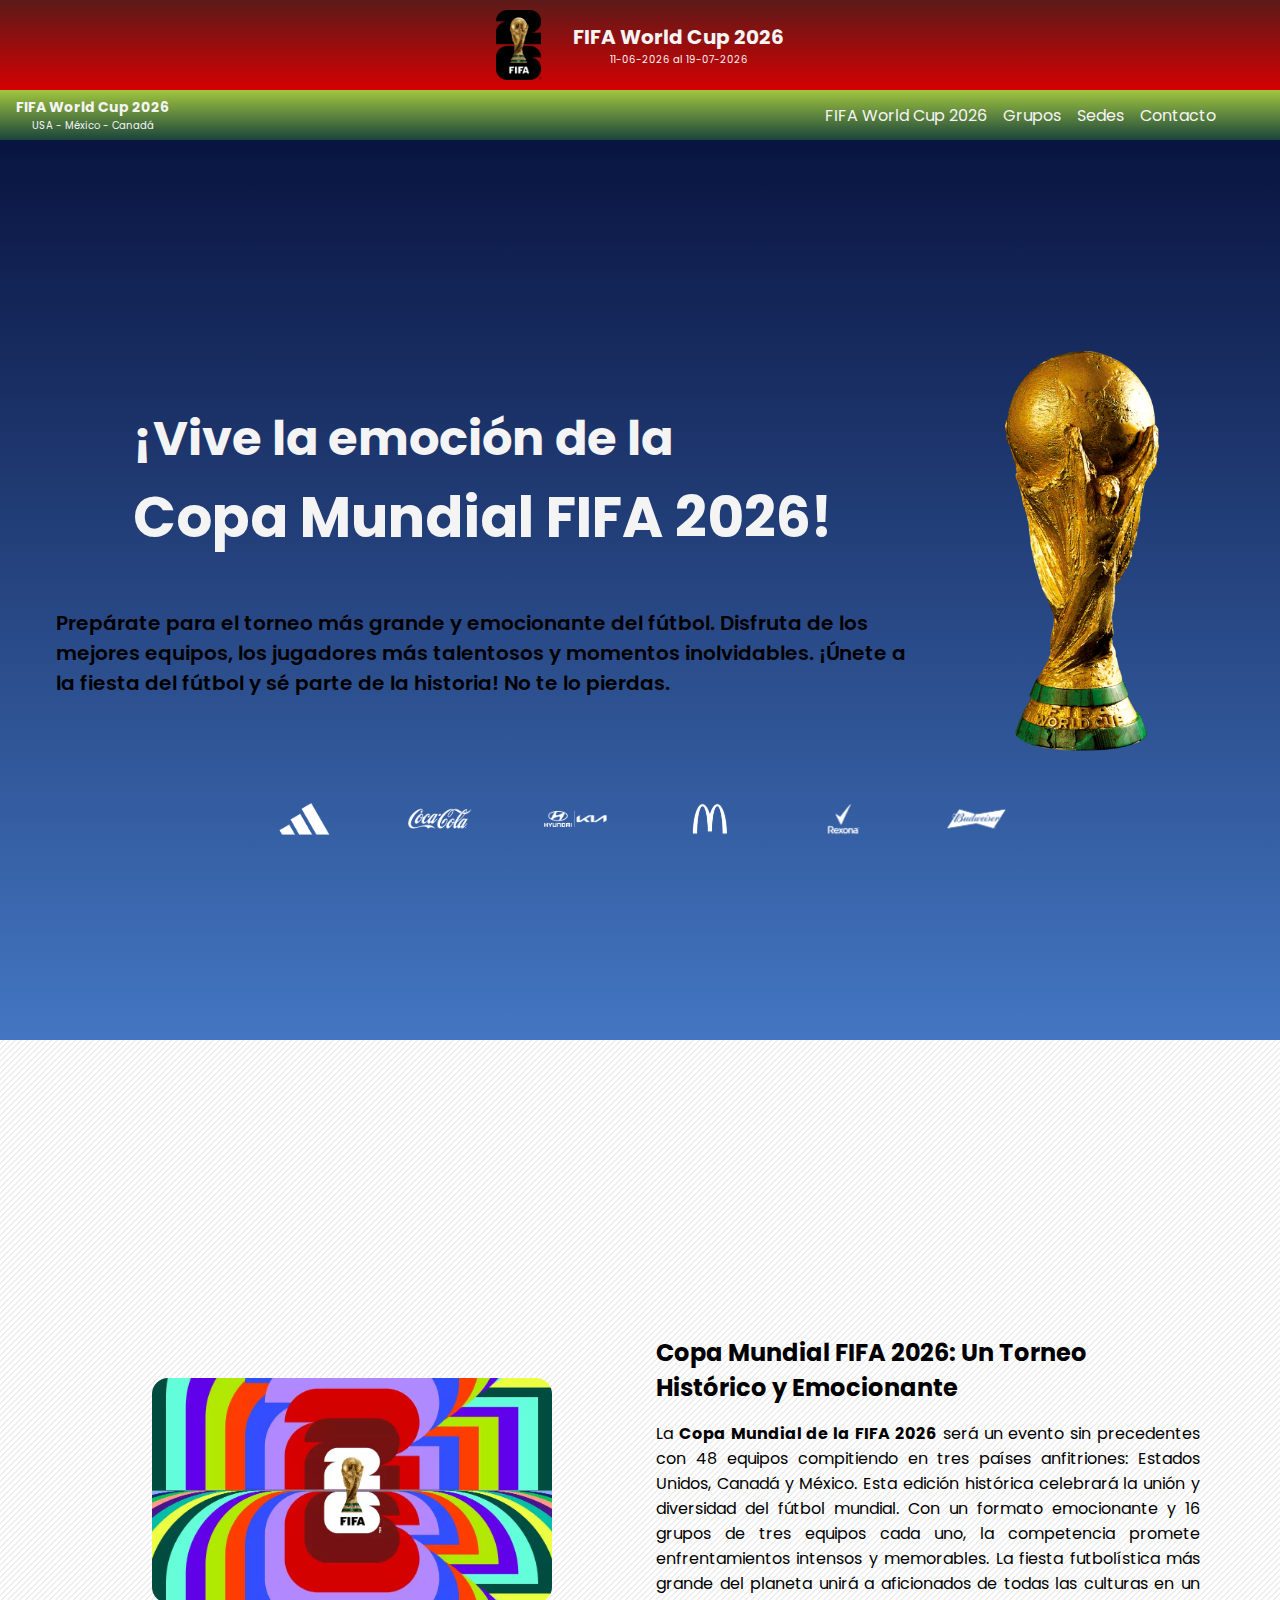
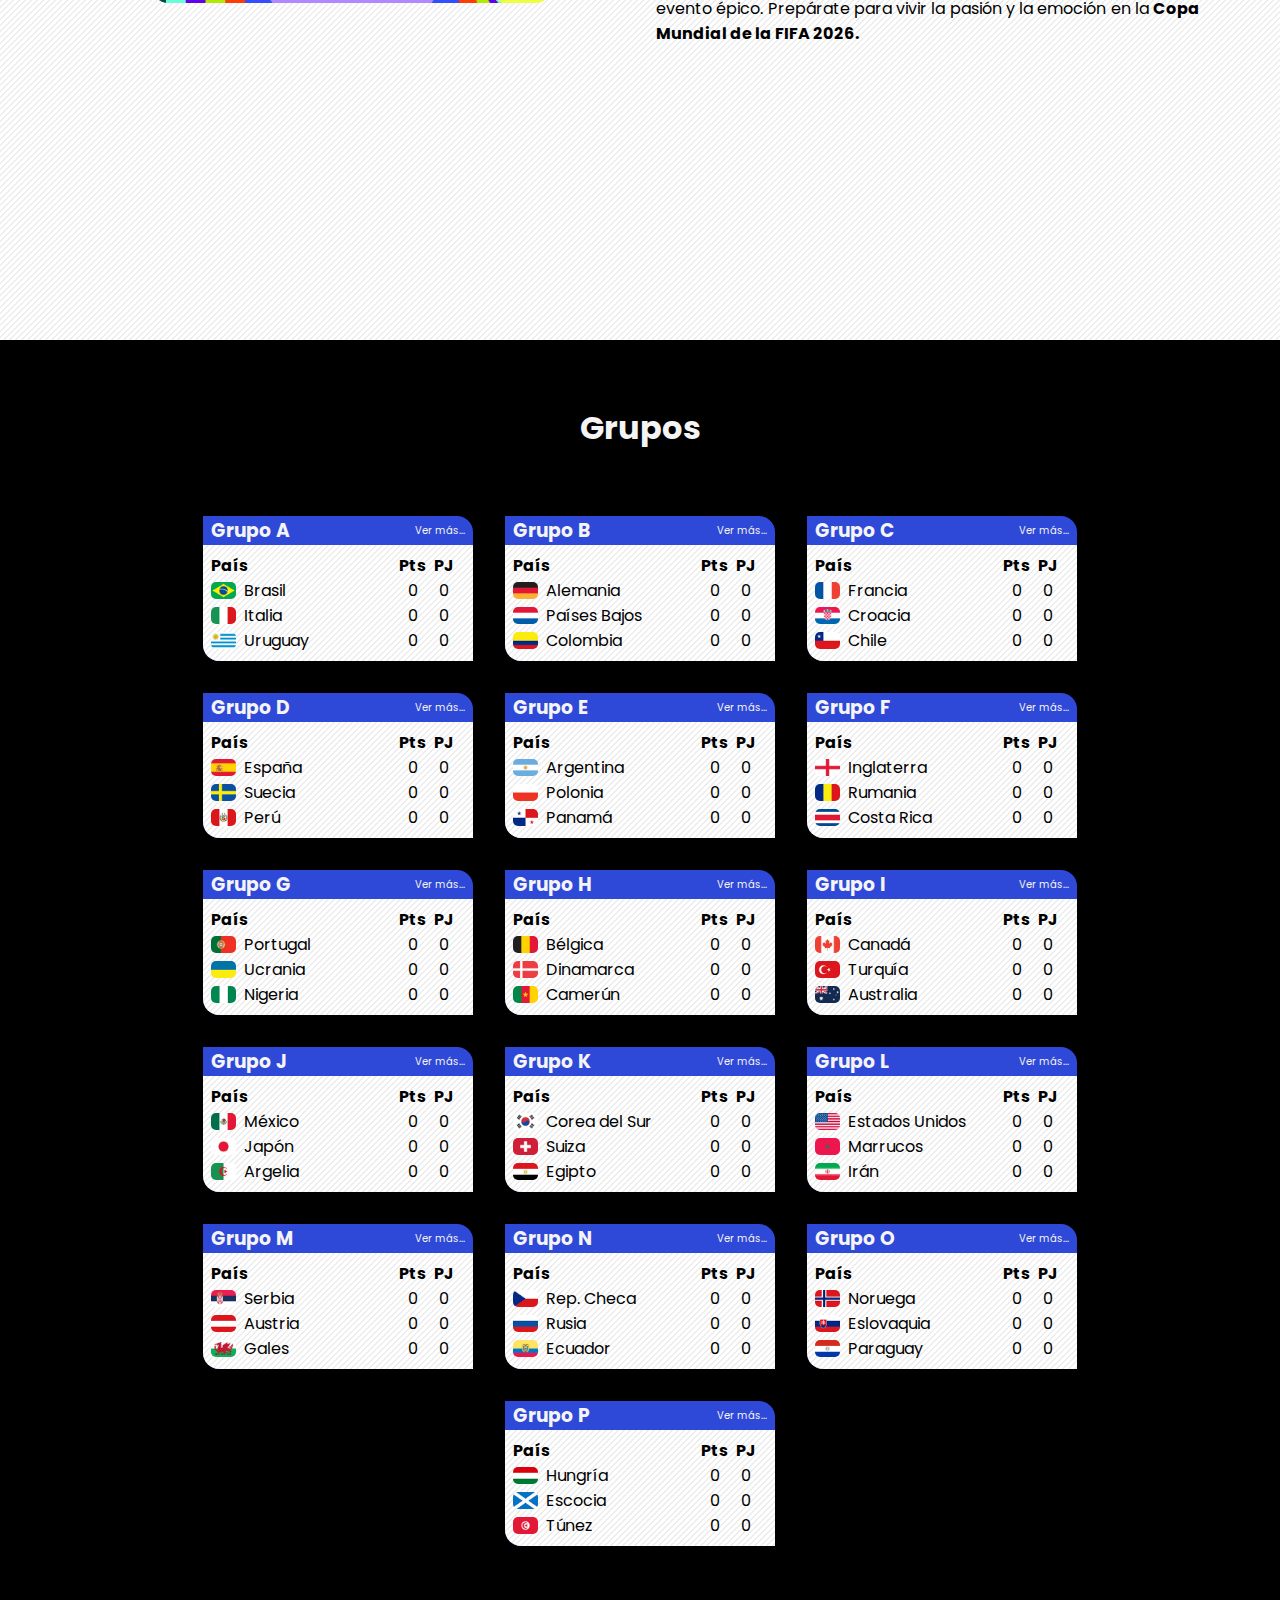
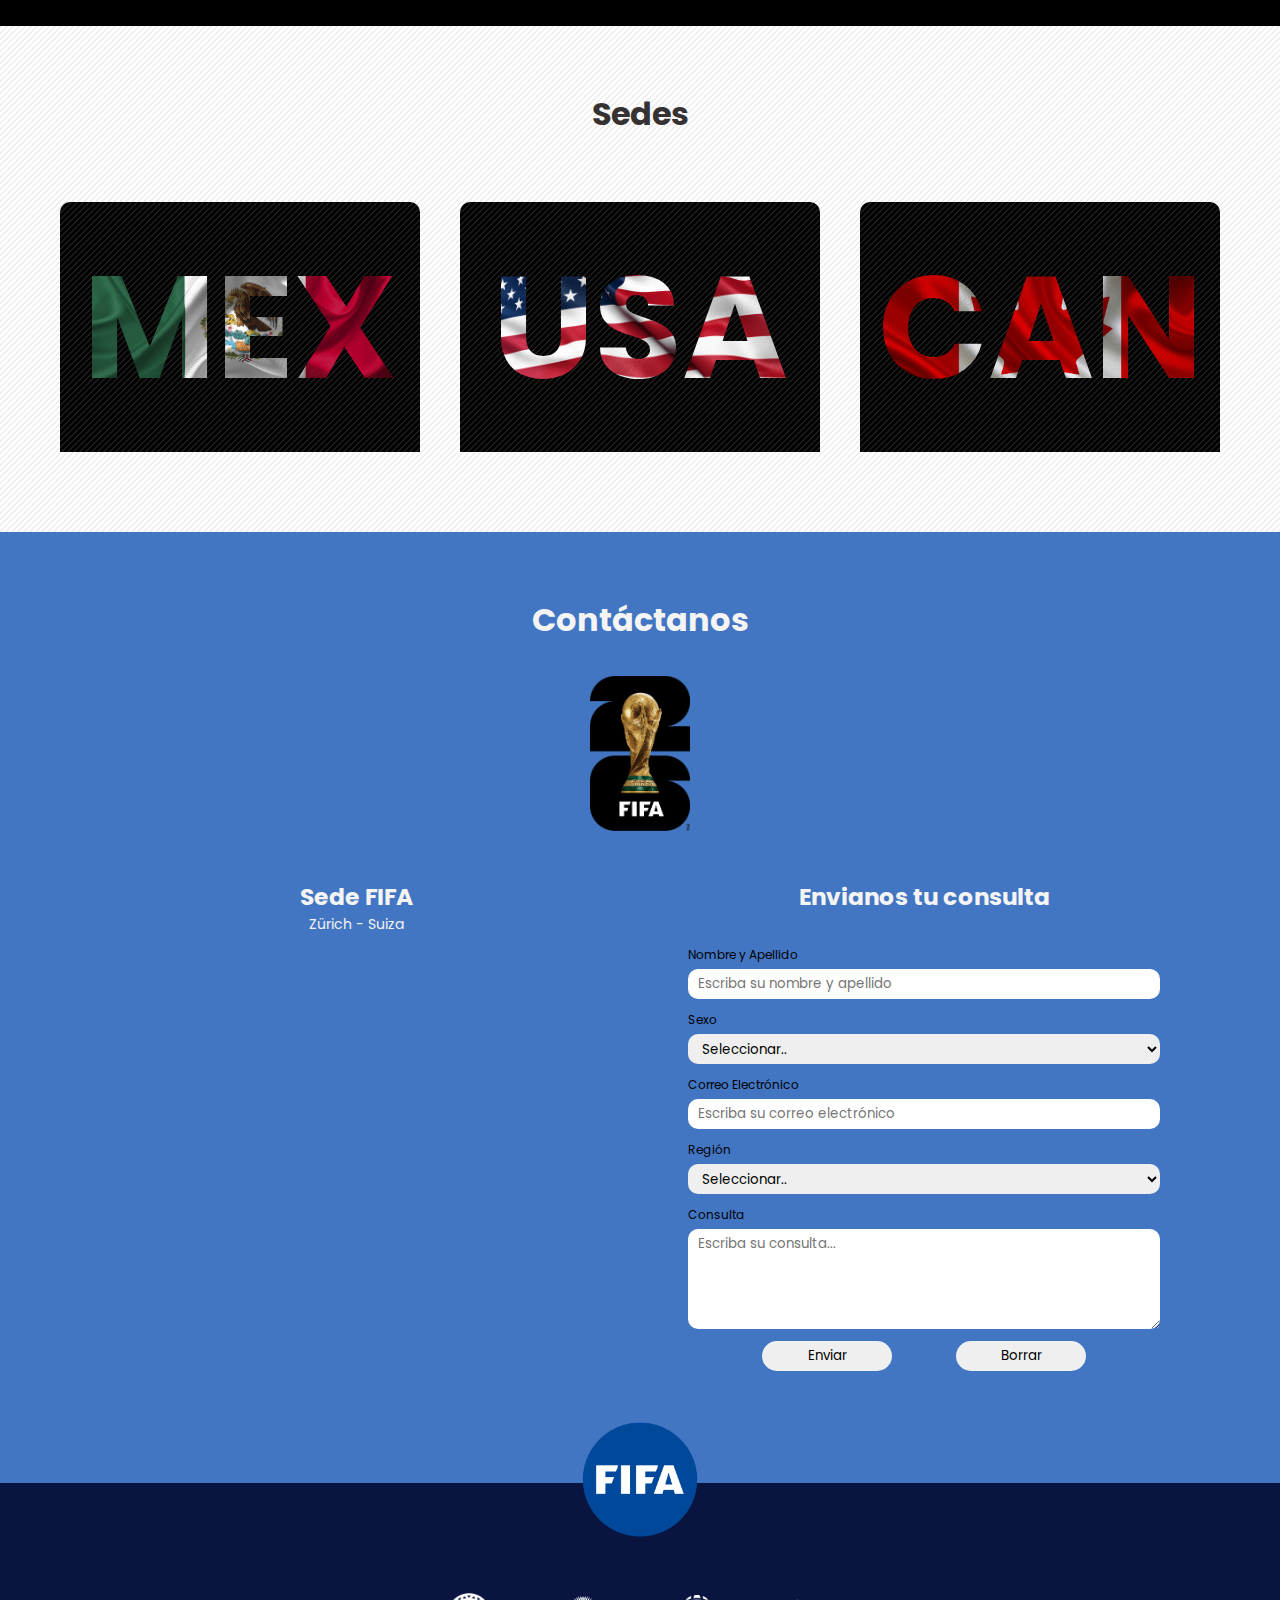
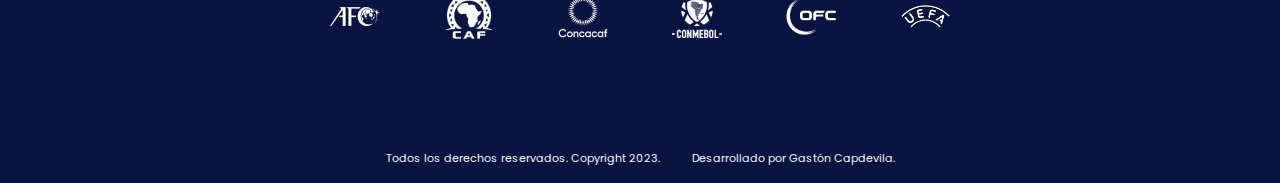
<file: index.html>
<!DOCTYPE html>
<html lang="en">
  <head>
    <meta charset="UTF-8" />
    <meta name="viewport" content="width=device-width, initial-scale=1.0" />
    <link
      rel="stylesheet"
      href="https://cdnjs.cloudflare.com/ajax/libs/font-awesome/6.4.0/css/all.min.css"
      integrity="sha512-iecdLmaskl7CVkqkXNQ/ZH/XLlvWZOJyj7Yy7tcenmpD1ypASozpmT/E0iPtmFIB46ZmdtAc9eNBvH0H/ZpiBw=="
      crossorigin="anonymous"
      referrerpolicy="no-referrer"
    />
    <link rel="icon" href="./img/title_icon.png">
    <link rel="stylesheet" href="./styles.css" />
    <link rel="stylesheet" href="./media.css" />
    <!-- <link rel="icon" href="./img/fifa-world-cup-2026-logo.png" /> -->
    <title>FIFA World Cup 2026</title>
  </head>
  <body>
    <!-- -------------------------------- HEADER ---------------------------- -->
    <header id="header-top">
      <img
        src="./img/fifa-world-cup-2026-logo.png"
        alt="logo"
        class="header-top__logo"
      />
      <div class="header-top__info">
        <h2>FIFA World Cup 2026</h2>
        <p>11-06-2026 al 19-07-2026</p>
      </div>
    </header>
    <nav class="navbar">
      <div class="navbar__title">
        <h2>FIFA World Cup 2026</h2>
        <p>USA - México - Canadá</p>
      </div>
     <div class="navbar__container">
        <label for="menu-icon" class="menu-label">
        <i class="fa-solid fa-bars"></i>
        </label>
        <input type="checkbox" id="menu-icon"/>
         <ul class="navbar__list">
           <li><a href="#about-us">FIFA World Cup 2026</a></li>
           <li><a href="#pool">Grupos</a></li>
           <li><a href="#host">Sedes</a></li>
           <li><a href="#contact-us">Contacto</a></li>
          </ul>
          <ul class="navbar__icon">
           <li><a href="#header-top"><i class="fa-solid fa-house"></i></a></li>
           <li><a href="login/login.html"><i class="fa-solid fa-user"></i></a></li>
          </ul>
      </div>
    </nav>

    <!-- -------------------------------- MAIN ---------------------------- -->
    <main class="main">
      <section id="hero">
        <div class="hero__container">
          <div class="container__info">
            <div class="container__info__mobile">
              <img src="./img/cup.png" alt="world-cup" class="container__cup-left">
              <h1>¡Vive la emoción de la <span>Copa Mundial FIFA 2026!</span></h1>
            </div>
            <p>
              Prepárate para el torneo más grande y emocionante del fútbol.
              Disfruta de los mejores equipos, los jugadores más talentosos y
              momentos inolvidables. ¡Únete a la fiesta del fútbol y sé parte de
              la historia! No te lo pierdas.
            </p>
          </div>
          <div class="container__pic">
            <img src="./img/cup.png" alt="word-cup" class="container__cup-right" />
          </div>
        </div>
        <div class="hero__sponsors">
          <a href="https://www.adidas.com" target="_blank"
            ><img src="./img/adidas.png" alt="adidas" class="sponsors__logo"
          /></a>
          <a href="https://www.cocacola.com" target="_blank"
            ><img src="./img/cocacola.png" alt="cocacola" class="sponsors__logo"
          /></a>
          <a href="https://www.hyundai.com/es.html" target="_blank"
            ><img src="./img/hyundai.png" alt="hyundai" class="sponsors__logo"
          /></a>
          <a href="https://www.mcdonalds.com" target="_blank"
            ><img
              src="./img/mcdonalds.png"
              alt="mcdonalds"
              class="sponsors__logo"
          /></a>
          <a href="https://www.rexona.com" target="_blank"
            ><img src="./img/rexona.png" alt="rexona" class="sponsors__logo"
          /></a>
          <a href="https://www.budweiser.com" target="_blank"
            ><img src="./img/bud.png" alt="budweiser" class="sponsors__logo"
          /></a>
        </div>
      </section>
      <section id="about-us">
        <div class="about-us__container">
          <div class="about-us__container__pride">
            <img
              src="./img/fifawc-pride.webp"
              alt="pride_logo"
              class="pride__logo"
            />
          </div>
          <div class="about-us__container__info">
            <h2>Copa Mundial FIFA 2026: Un Torneo Histórico y Emocionante</h2>
            <p>
              La <span>Copa Mundial de la FIFA 2026</span> será un evento sin precedentes con
              48 equipos compitiendo en tres países anfitriones: Estados Unidos,
              Canadá y México. Esta edición histórica celebrará la unión y
              diversidad del fútbol mundial. Con un formato emocionante y 16
              grupos de tres equipos cada uno, la competencia promete
              enfrentamientos intensos y memorables. La fiesta futbolística más
              grande del planeta unirá a aficionados de todas las culturas en un
              evento épico. Prepárate para vivir la pasión y la emoción en la
            <span>Copa Mundial de la FIFA 2026.</span>
            </p>
          </div>
        </div>
      </section>
      <section id="pool">
        <h2>Grupos</h2>
        <div class="pool__container">
          <div class="pool__container__card">
            <div class="pool__container__title">
              <h3>Grupo A</h3>
              <a href="#pool">Ver más...</a>
            </div>
            <div class="pool__container__data">
              <div class="data__team">
                <ul>
                  <li class="stats--top">País</li>
                  <li>
                    <img
                      src="./img/flags/BRA.png"
                      alt="Brazil-fg"
                      class="pool-flag"
                    />
                    Brasil
                  </li>
                  <li>
                    <img
                      src="./img/flags/ITA.png"
                      alt="italia-fg"
                      class="pool-flag"
                    />
                    Italia
                  </li>
                  <li>
                    <img
                      src="./img/flags/URU.png"
                      alt="uruguay-fg"
                      class="pool-flag"
                    />
                    Uruguay
                  </li>
                </ul>
              </div>
              <div class="data__stats">
                <div class="stats__point">
                  <ul>
                    <li class="stats--top">Pts</li>
                    <li>0</li>
                    <li>0</li>
                    <li>0</li>
                  </ul>
                </div>
                <div class="stats__play">
                  <ul>
                    <li class="stats--top">PJ</li>
                    <li>0</li>
                    <li>0</li>
                    <li>0</li>
                  </ul>
                </div>
              </div>
            </div>
          </div>
          <div class="pool__container__card">
            <div class="pool__container__title">
              <h3>Grupo B</h3>
              <a href="#pool">Ver más...</a>
            </div>
            <div class="pool__container__data">
              <div class="data__team">
                <ul>
                  <li class="stats--top">País</li>
                  <li>
                    <img
                      src="./img/flags/GER.png"
                      alt="Germany-fg"
                      class="pool-flag"
                    />
                    Alemania
                  </li>
                  <li>
                    <img
                      src="./img/flags/NED.png"
                      alt="Netherlands-fg"
                      class="pool-flag"
                    />
                    Países Bajos
                  </li>
                  <li>
                    <img
                      src="./img/flags/COL.png"
                      alt="colombia-fg"
                      class="pool-flag"
                    />
                    Colombia
                  </li>
                </ul>
              </div>
              <div class="data__stats">
                <div class="stats__point">
                  <ul>
                    <li class="stats--top">Pts</li>
                    <li>0</li>
                    <li>0</li>
                    <li>0</li>
                  </ul>
                </div>
                <div class="stats__play">
                  <ul>
                    <li class="stats--top">PJ</li>
                    <li>0</li>
                    <li>0</li>
                    <li>0</li>
                  </ul>
                </div>
              </div>
            </div>
          </div>
          <div class="pool__container__card">
            <div class="pool__container__title">
              <h3>Grupo C</h3>
              <a href="#pool">Ver más...</a>
            </div>
            <div class="pool__container__data">
              <div class="data__team">
                <ul>
                  <li class="stats--top">País</li>
                  <li>
                    <img
                      src="./img/flags/FRA.png"
                      alt="France-fg"
                      class="pool-flag"
                    />
                    Francia
                  </li>
                  <li>
                    <img
                      src="./img/flags/CRO.png"
                      alt="Croatia-fg"
                      class="pool-flag"
                    />
                    Croacia
                  </li>
                  <li>
                    <img
                      src="./img/flags/CHI.png"
                      alt="chile-fg"
                      class="pool-flag"
                    />
                    Chile
                  </li>
                </ul>
              </div>
              <div class="data__stats">
                <div class="stats__point">
                  <ul>
                    <li class="stats--top">Pts</li>
                    <li>0</li>
                    <li>0</li>
                    <li>0</li>
                  </ul>
                </div>
                <div class="stats__play">
                  <ul>
                    <li class="stats--top">PJ</li>
                    <li>0</li>
                    <li>0</li>
                    <li>0</li>
                  </ul>
                </div>
              </div>
            </div>
          </div>
          <div class="pool__container__card">
            <div class="pool__container__title">
              <h3>Grupo D</h3>
              <a href="#pool">Ver más...</a>
            </div>
            <div class="pool__container__data">
              <div class="data__team">
                <ul>
                  <li class="stats--top">País</li>
                  <li>
                    <img
                      src="./img/flags/ESP.png"
                      alt="Spain-fg"
                      class="pool-flag"
                    />
                    España
                  </li>
                  <li>
                    <img
                      src="./img/flags/SWE.png"
                      alt="Sweden-fg"
                      class="pool-flag"
                    />
                    Suecia
                  </li>
                  <li>
                    <img
                      src="./img/flags/PER.png"
                      alt="peru-fg"
                      class="pool-flag"
                    />
                    Perú
                  </li>
                </ul>
              </div>
              <div class="data__stats">
                <div class="stats__point">
                  <ul>
                    <li class="stats--top">Pts</li>
                    <li>0</li>
                    <li>0</li>
                    <li>0</li>
                  </ul>
                </div>
                <div class="stats__play">
                  <ul>
                    <li class="stats--top">PJ</li>
                    <li>0</li>
                    <li>0</li>
                    <li>0</li>
                  </ul>
                </div>
              </div>
            </div>
          </div>
          <div class="pool__container__card">
            <div class="pool__container__title">
              <h3>Grupo E</h3>
              <a href="#pool">Ver más...</a>
            </div>
            <div class="pool__container__data">
              <div class="data__team">
                <ul>
                  <li class="stats--top">País</li>
                  <li>
                    <img
                      src="./img/flags/ARG.png"
                      alt="Argentina-fg"
                      class="pool-flag"
                    />
                    Argentina
                  </li>
                  <li>
                    <img
                      src="./img/flags/POL.png"
                      alt="poland-fg"
                      class="pool-flag"
                    />
                    Polonia
                  </li>
                  <li>
                    <img
                      src="./img/flags/PAN.png"
                      alt="panama-fg"
                      class="pool-flag"
                    />
                    Panamá
                  </li>
                </ul>
              </div>
              <div class="data__stats">
                <div class="stats__point">
                  <ul>
                    <li class="stats--top">Pts</li>
                    <li>0</li>
                    <li>0</li>
                    <li>0</li>
                  </ul>
                </div>
                <div class="stats__play">
                  <ul>
                    <li class="stats--top">PJ</li>
                    <li>0</li>
                    <li>0</li>
                    <li>0</li>
                  </ul>
                </div>
              </div>
            </div>
          </div>
          <div class="pool__container__card">
            <div class="pool__container__title">
              <h3>Grupo F</h3>
              <a href="#pool">Ver más...</a>
            </div>
            <div class="pool__container__data">
              <div class="data__team">
                <ul>
                  <li class="stats--top">País</li>
                  <li>
                    <img
                      src="./img/flags/ENG.png"
                      alt="england-fg"
                      class="pool-flag"
                    />
                    Inglaterra
                  </li>
                  <li>
                    <img
                      src="./img/flags/ROU.png"
                      alt="romania-fg"
                      class="pool-flag"
                    />
                    Rumania
                  </li>
                  <li>
                    <img
                      src="./img/flags/CRC.png"
                      alt="costa-rica-fg"
                      class="pool-flag"
                    />
                    Costa Rica
                  </li>
                </ul>
              </div>
              <div class="data__stats">
                <div class="stats__point">
                  <ul>
                    <li class="stats--top">Pts</li>
                    <li>0</li>
                    <li>0</li>
                    <li>0</li>
                  </ul>
                </div>
                <div class="stats__play">
                  <ul>
                    <li class="stats--top">PJ</li>
                    <li>0</li>
                    <li>0</li>
                    <li>0</li>
                  </ul>
                </div>
              </div>
            </div>
          </div>
          <div class="pool__container__card">
            <div class="pool__container__title">
              <h3>Grupo G</h3>
              <a href="#pool">Ver más...</a>
            </div>
            <div class="pool__container__data">
              <div class="data__team">
                <ul>
                  <li class="stats--top">País</li>
                  <li>
                    <img
                      src="./img/flags/POR.png"
                      alt="portugal-fg"
                      class="pool-flag"
                    />
                    Portugal
                  </li>
                  <li>
                    <img
                      src="./img/flags/UKR.png"
                      alt="ukraine-fg"
                      class="pool-flag"
                    />
                    Ucrania
                  </li>
                  <li>
                    <img
                      src="./img/flags/NGA.png"
                      alt="nigeria-fg"
                      class="pool-flag"
                    />
                    Nigeria
                  </li>
                </ul>
              </div>
              <div class="data__stats">
                <div class="stats__point">
                  <ul>
                    <li class="stats--top">Pts</li>
                    <li>0</li>
                    <li>0</li>
                    <li>0</li>
                  </ul>
                </div>
                <div class="stats__play">
                  <ul>
                    <li class="stats--top">PJ</li>
                    <li>0</li>
                    <li>0</li>
                    <li>0</li>
                  </ul>
                </div>
              </div>
            </div>
          </div>
          <div class="pool__container__card">
            <div class="pool__container__title">
              <h3>Grupo H</h3>
              <a href="#pool">Ver más...</a>
            </div>
            <div class="pool__container__data">
              <div class="data__team">
                <ul>
                  <li class="stats--top">País</li>
                  <li>
                    <img
                      src="./img/flags/BEL.png"
                      alt="belgium-fg"
                      class="pool-flag"
                    />
                    Bélgica
                  </li>
                  <li>
                    <img
                      src="./img/flags/DEN.png"
                      alt="denmark-fg"
                      class="pool-flag"
                    />
                    Dinamarca
                  </li>
                  <li>
                    <img
                      src="./img/flags/CMR.png"
                      alt="cameroon-fg"
                      class="pool-flag"
                    />
                    Camerún
                  </li>
                </ul>
              </div>
              <div class="data__stats">
                <div class="stats__point">
                  <ul>
                    <li class="stats--top">Pts</li>
                    <li>0</li>
                    <li>0</li>
                    <li>0</li>
                  </ul>
                </div>
                <div class="stats__play">
                  <ul>
                    <li class="stats--top">PJ</li>
                    <li>0</li>
                    <li>0</li>
                    <li>0</li>
                  </ul>
                </div>
              </div>
            </div>
          </div>
          <div class="pool__container__card">
            <div class="pool__container__title">
              <h3>Grupo I</h3>
              <a href="#pool">Ver más...</a>
            </div>
            <div class="pool__container__data">
              <div class="data__team">
                <ul>
                  <li class="stats--top">País</li>
                  <li>
                    <img
                      src="./img/flags/CAN.png"
                      alt="canada-fg"
                      class="pool-flag"
                    />
                    Canadá
                  </li>
                  <li>
                    <img
                      src="./img/flags/TUR.png"
                      alt="turkey-fg"
                      class="pool-flag"
                    />
                    Turquía
                  </li>
                  <li>
                    <img
                      src="./img/flags/AUS.png"
                      alt="Australia-fg"
                      class="pool-flag"
                    />
                    Australia
                  </li>
                </ul>
              </div>
              <div class="data__stats">
                <div class="stats__point">
                  <ul>
                    <li class="stats--top">Pts</li>
                    <li>0</li>
                    <li>0</li>
                    <li>0</li>
                  </ul>
                </div>
                <div class="stats__play">
                  <ul>
                    <li class="stats--top">PJ</li>
                    <li>0</li>
                    <li>0</li>
                    <li>0</li>
                  </ul>
                </div>
              </div>
            </div>
          </div>
          <div class="pool__container__card">
            <div class="pool__container__title">
              <h3>Grupo J</h3>
              <a href="#pool">Ver más...</a>
            </div>
            <div class="pool__container__data">
              <div class="data__team">
                <ul>
                  <li class="stats--top">País</li>
                  <li>
                    <img
                      src="./img/flags/MEX.png"
                      alt="mexico-fg"
                      class="pool-flag"
                    />
                    México
                  </li>
                  <li>
                    <img
                      src="./img/flags/JPN.png"
                      alt="japan-fg"
                      class="pool-flag"
                    />
                    Japón
                  </li>
                  <li>
                    <img
                      src="./img/flags/ALG.png"
                      alt="algeria-fg"
                      class="pool-flag"
                    />
                    Argelia
                  </li>
                </ul>
              </div>
              <div class="data__stats">
                <div class="stats__point">
                  <ul>
                    <li class="stats--top">Pts</li>
                    <li>0</li>
                    <li>0</li>
                    <li>0</li>
                  </ul>
                </div>
                <div class="stats__play">
                  <ul>
                    <li class="stats--top">PJ</li>
                    <li>0</li>
                    <li>0</li>
                    <li>0</li>
                  </ul>
                </div>
              </div>
            </div>
          </div>
          <div class="pool__container__card">
            <div class="pool__container__title">
              <h3>Grupo K</h3>
              <a href="#pool">Ver más...</a>
            </div>
            <div class="pool__container__data">
              <div class="data__team">
                <ul>
                  <li class="stats--top">País</li>
                  <li>
                    <img
                      src="./img/flags/KOR.png"
                      alt="south-korea-fg"
                      class="pool-flag"
                    />
                    Corea del Sur
                  </li>
                  <li>
                    <img
                      src="./img/flags/SUI.png"
                      alt="swiss-fg"
                      class="pool-flag"
                    />
                    Suiza
                  </li>
                  <li>
                    <img
                      src="./img/flags/EGY.png"
                      alt="egypt-fg"
                      class="pool-flag"
                    />
                    Egipto
                  </li>
                </ul>
              </div>
              <div class="data__stats">
                <div class="stats__point">
                  <ul>
                    <li class="stats--top">Pts</li>
                    <li>0</li>
                    <li>0</li>
                    <li>0</li>
                  </ul>
                </div>
                <div class="stats__play">
                  <ul>
                    <li class="stats--top">PJ</li>
                    <li>0</li>
                    <li>0</li>
                    <li>0</li>
                  </ul>
                </div>
              </div>
            </div>
          </div>
          <div class="pool__container__card">
            <div class="pool__container__title">
              <h3>Grupo L</h3>
              <a href="#pool">Ver más...</a>
            </div>
            <div class="pool__container__data">
              <div class="data__team">
                <ul>
                  <li class="stats--top">País</li>
                  <li>
                    <img
                      src="./img/flags/USA.png"
                      alt="usa-fg"
                      class="pool-flag"
                    />
                    Estados Unidos
                  </li>
                  <li>
                    <img
                      src="./img/flags/MAR.png"
                      alt="marocco-fg"
                      class="pool-flag"
                    />
                    Marrucos
                  </li>
                  <li>
                    <img
                      src="./img/flags/IRN.png"
                      alt="iran-fg"
                      class="pool-flag"
                    />
                    Irán
                  </li>
                </ul>
              </div>
              <div class="data__stats">
                <div class="stats__point">
                  <ul>
                    <li class="stats--top">Pts</li>
                    <li>0</li>
                    <li>0</li>
                    <li>0</li>
                  </ul>
                </div>
                <div class="stats__play">
                  <ul>
                    <li class="stats--top">PJ</li>
                    <li>0</li>
                    <li>0</li>
                    <li>0</li>
                  </ul>
                </div>
              </div>
            </div>
          </div>
          <div class="pool__container__card">
            <div class="pool__container__title">
              <h3>Grupo M</h3>
              <a href="#pool">Ver más...</a>
            </div>
            <div class="pool__container__data">
              <div class="data__team">
                <ul>
                  <li class="stats--top">País</li>
                  <li>
                    <img
                      src="./img/flags/SRB.png"
                      alt="serbia-fg"
                      class="pool-flag"
                    />
                    Serbia
                  </li>
                  <li>
                    <img
                      src="./img/flags/AUT.png"
                      alt="austria-fg"
                      class="pool-flag"
                    />
                    Austria
                  </li>
                  <li>
                    <img
                      src="./img/flags/WAL.png"
                      alt="wales-fg"
                      class="pool-flag"
                    />
                    Gales
                  </li>
                </ul>
              </div>
              <div class="data__stats">
                <div class="stats__point">
                  <ul>
                    <li class="stats--top">Pts</li>
                    <li>0</li>
                    <li>0</li>
                    <li>0</li>
                  </ul>
                </div>
                <div class="stats__play">
                  <ul>
                    <li class="stats--top">PJ</li>
                    <li>0</li>
                    <li>0</li>
                    <li>0</li>
                  </ul>
                </div>
              </div>
            </div>
          </div>
          <div class="pool__container__card">
            <div class="pool__container__title">
              <h3>Grupo N</h3>
              <a href="#pool">Ver más...</a>
            </div>
            <div class="pool__container__data">
              <div class="data__team">
                <ul>
                  <li class="stats--top">País</li>
                  <li>
                    <img
                      src="./img/flags/CZE.png"
                      alt="czech-fg"
                      class="pool-flag"
                    />
                    Rep. Checa
                  </li>
                  <li>
                    <img
                      src="./img/flags/RUS.png"
                      alt="russia-fg"
                      class="pool-flag"
                    />
                    Rusia
                  </li>
                  <li>
                    <img
                      src="./img/flags/ECU.png"
                      alt="ecuador-fg"
                      class="pool-flag"
                    />
                    Ecuador
                  </li>
                </ul>
              </div>
              <div class="data__stats">
                <div class="stats__point">
                  <ul>
                    <li class="stats--top">Pts</li>
                    <li>0</li>
                    <li>0</li>
                    <li>0</li>
                  </ul>
                </div>
                <div class="stats__play">
                  <ul>
                    <li class="stats--top">PJ</li>
                    <li>0</li>
                    <li>0</li>
                    <li>0</li>
                  </ul>
                </div>
              </div>
            </div>
          </div>
          <div class="pool__container__card">
            <div class="pool__container__title">
              <h3>Grupo O</h3>
              <a href="#pool">Ver más...</a>
            </div>
            <div class="pool__container__data">
              <div class="data__team">
                <ul>
                  <li class="stats--top">País</li>
                  <li>
                    <img
                      src="./img/flags/NOR.png"
                      alt="norway-fg"
                      class="pool-flag"
                    />
                    Noruega
                  </li>
                  <li>
                    <img
                      src="./img/flags/SVK.png"
                      alt="slovakia-fg"
                      class="pool-flag"
                    />
                    Eslovaquia
                  </li>
                  <li>
                    <img
                      src="./img/flags/PAR.png"
                      alt="paraguay-fg"
                      class="pool-flag"
                    />
                    Paraguay
                  </li>
                </ul>
              </div>
              <div class="data__stats">
                <div class="stats__point">
                  <ul>
                    <li class="stats--top">Pts</li>
                    <li>0</li>
                    <li>0</li>
                    <li>0</li>
                  </ul>
                </div>
                <div class="stats__play">
                  <ul>
                    <li class="stats--top">PJ</li>
                    <li>0</li>
                    <li>0</li>
                    <li>0</li>
                  </ul>
                </div>
              </div>
            </div>
          </div>
          <div class="pool__container__card">
            <div class="pool__container__title">
              <h3>Grupo P</h3>
              <a href="#pool">Ver más...</a>
            </div>
            <div class="pool__container__data">
              <div class="data__team">
                <ul>
                  <li class="stats--top">País</li>
                  <li>
                    <img
                      src="./img/flags/HUN.png"
                      alt="hungary-fg"
                      class="pool-flag"
                    />
                    Hungría
                  </li>
                  <li>
                    <img
                      src="./img/flags/SCO.png"
                      alt="scotland-fg"
                      class="pool-flag"
                    />
                    Escocia
                  </li>
                  <li>
                    <img
                      src="./img/flags/TUN.png"
                      alt="tunisia-fg"
                      class="pool-flag"
                    />
                    Túnez
                  </li>
                </ul>
              </div>
              <div class="data__stats">
                <div class="stats__point">
                  <ul>
                    <li class="stats--top">Pts</li>
                    <li>0</li>
                    <li>0</li>
                    <li>0</li>
                  </ul>
                </div>
                <div class="stats__play">
                  <ul>
                    <li class="stats--top">PJ</li>
                    <li>0</li>
                    <li>0</li>
                    <li>0</li>
                  </ul>
                </div>
              </div>
            </div>
          </div>
        </div>
      </section>

      <section id="host">
        <h2>Sedes</h2>
        <div class="host__container">
          <div class="host__container__card">
            <div class="host__card__name">
              <label for="card__check__mex" class="card__label">
                <h3 class="mex-flag">MEX</h3>
              </label>
            </div>
            <input type="checkbox" id="card__check__mex" />
            <ul class="host__card__info">
              <li class="info__items">
                <h4>Capital</h4>
                <ul class="info__items__list">
                  <li>Ciudad de México</li>
                </ul>
              </li>
              <li class="info__items">
                <h4>Ciudades Anfitrionas</h4>
                <ul class="info__items__list">
                  <li>Guadalajara</li>
                  <li>Ciudad de México</li>
                  <li>Monterrey</li>
                </ul>
              </li>
              <li class="info__items">
                <h4>Estadios más grandes</h4>
                <ul class="info__items__list">
                  <li>Azteca: 84.523</li>
                  <li>BBVA: 51.348</li>
                  <li>Akron: 46.232</li>
                </ul>
              </li>
              <li class="info__items">
                <h4>Partidos a disputarse</h4>
                <ul class="info__items__list">
                  <li>10 partidos</li>
                </ul>
              </li>
              <li class="info__items">
                <h4>Partido más importante</h4>
                <ul class="info__items__list">
                  <li>Inaugural</li>
                </ul>
              </li>
            </ul>
          </div>
          <div class="host__container__card">
            <div class="host__card__name">
              <label for="card__check__usa" class="card__label">
                <h3 class="usa-flag">USA</h3>
              </label>
            </div>
            <input type="checkbox" id="card__check__usa" />
            <ul class="host__card__info">
              <li class="info__items">
                <h4>Capital</h4>
                <ul class="info__items__list">
                  <li>Whashington D.C.</li>
                </ul>
              </li>
              <li class="info__items">
                <h4>Ciudades Anfitrionas</h4>
                <ul class="info__items__list">
                  <li>New York / New Jersey</li>
                  <li>Los Angeles</li>
                  <li>Dallas</li>
                  <li>Kansas City</li>
                  <li>Houston</li>
                  <li>Georgia</li>
                  <li>Boston</li>
                  <li>Philadephia</li>
                  <li>Miami</li>
                  <li>Seattle</li>
                  <li>San Francisco</li>
                </ul>
              </li>
              <li class="info__items">
                <h4>Estadios más grandes</h4>
                <ul class="info__items__list">
                  <li>MetLife Stadium: 82.500</li>
                  <li>AT&T Stadium: 80.000</li>
                  <li>Arrowhead Stadium: 76.416</li>
                </ul>
              </li>
              <li class="info__items">
                <h4>Partidos a disputarse</h4>
                <ul class="info__items__list">
                  <li>60 partidos</li>
                </ul>
              </li>
              <li class="info__items">
                <h4>Partido más importante</h4>
                <ul class="info__items__list">
                  <li>Final</li>
                </ul>
              </li>
            </ul>
          </div>
          <div class="host__container__card">
            <div class="host__card__name">
                <label for="card__check__can" class="card__label">
                <h3 class="can-flag">CAN</h3>
              </div>
            </label>
            <input type="checkbox" id="card__check__can" />
            <ul class="host__card__info">
              <li class="info__items">
                <h4>Capital</h4>
                <ul class="info__items__list">
                  <li>Ottawa</li>
                </ul>
              </li>
              <li class="info__items">
                <h4>Ciudades Anfitrionas</h4>
                <ul class="info__items__list">
                  <li>Vancouver</li>
                  <li>Toronto</li>
                </ul>
              </li>
              <li class="info__items">
                <h4>Estadios más grandes</h4>
                <ul class="info__items__list">
                  <li>BC Place: 54.500</li>
                  <li>BMO Field: 30.000</li>
                </ul>
              </li>
              <li class="info__items">
                <h4>Partidos a disputarse</h4>
                <ul class="info__items__list">
                  <li>10 partidos</li>
                </ul>
              </li>
              <li class="info__items">
                <h4>Partido más importante</h4>
                <ul class="info__items__list">
                  <li>Tercer Puesto</li>
                </ul>
              </li>
            </ul>
          </div>
        </div>
      </section>
      <section id="contact-us">
        <h2>Contáctanos</h2>
        <div class="contact-us__container">
          <img src="./img/fifa-world-cup-2026-logo.png" alt="logo-fifa" />
          <div class="container__location">
            <div class="location__main">
              <div class="main__title">
                <h3>Sede FIFA</h3>
                <p>Zürich - Suiza</p>
              </div>
              <div class="main__map">
                <iframe
                  src="https://www.google.com/maps/embed?pb=!1m18!1m12!1m3!1d2701.564671467406!2d8.571975275439597!3d47.381414403501886!2m3!1f0!2f0!3f0!3m2!1i1024!2i768!4f13.1!3m3!1m2!1s0x47900a081a3f7131%3A0x616dac8153f4ea34!2sF%C3%A9d%C3%A9ration%20Internationale%20de%20Football%20Association!5e0!3m2!1ses-419!2sar!4v1691346305764!5m2!1ses-419!2sar"
                  width="400"
                  height="300"
                  style="border: 0"
                  allowfullscreen=""
                  loading="lazy"
                  referrerpolicy="no-referrer-when-downgrade"
                ></iframe>
              </div>
            </div>
            <div class="location__contact">
              <div class="contact__title">
                <h3>Envianos tu consulta</h3>
              </div>
              <form class="contact__form">
                <div class="form__name">
                  <label for="name">Nombre y Apellido</label>
                  <input
                    type="text"
                    id="name"
                    placeholder="Escriba su nombre y apellido"
                    required
                  />
                </div>
                <div class="form__gender">
                  <label for="gender">Sexo</label>
                  <select id="gender" name="gender" required>
                    <option value="" selected disabled>Seleccionar..</option>
                    <option value="male">Masculino</option>
                    <option value="female">Femenino</option>
                    <option value="other">Otro</option>
                  </select>
                </div>
                <div class="form__email">
                  <label for="email">Correo Electrónico</label>
                  <input
                    type="email"
                    id="email"
                    placeholder="Escriba su correo electrónico"
                    required
                  />
                </div>
                <div class="form__region">
                  <label for="region">Región</label>
                  <select id="region" name="region" required>
                    <option value="" selected disabled>Seleccionar..</option>
                    <option value="africa">África</option>
                    <option value="nt-america">América del Norte</option>
                    <option value="ce-america">América Central</option>
                    <option value="st-america">América del Sur</option>
                    <option value="asia">Asia</option>
                    <option value="europe">Europa</option>
                    <option value="oceania">Oceanía</option>
                  </select>
                </div>
                <div class="form__comment">
                  <label for="comment">Consulta</label>
                  <textarea
                    id="comment"
                    name="comment"
                    required
                    cols="50"
                    rows="5"
                    placeholder="Escriba su consulta..."
                  ></textarea>
                </div>
                <div class="form__button">
                  <button type="submit" class="form__btn">Enviar</button>
                  <button type="reset" class="form__btn">Borrar</button>
                </div>
              </form>
            </div>
          </div>
        </div>
      </section>
    </main>
    <footer id="footer">
      <div class="footer__date">
        <img src="./img/federations/fifa.gif" alt="fifa" />
      </div>
      <div class="links__fifa">
        <a href="https://www.the-afc.com/" target="_blank"
          class="fifa__asian">
          <img
            src="img/federations/asian_logo.png"
            alt="AFC"
            class="links__asian__white"/>
          <img
          src="img/federations/asian_logo_color.png"
          alt="AFC"
          class="links__asian__color"/>
        </a>

        <a href="https://www.cafonline.com/" target="_blank"
          >
          <img src="img/federations/CAF.png" alt="CAF"
          class="links__africa__white"/>
          <img src="img/federations/africa_logo_color.webp" alt="CAF"
          class="links__africa__color"/></a>

        <a href="https://www.concacaf.com/" target="_blank"
          ><img src="img/federations/concacaf_logo.png" alt="CONCACAF"
          class="links__concacaf__white"/><img src="img/federations/concacaf_logo_color.png" alt="CONCACAF"
          class="links__concacaf__color"/></a>
        <a href="https://www.conmebol.com/" target="_blank"
          ><img
            src="img/federations/conmebol_logo.png"
            alt="CONMEBOL"
            class="links__conmebol__white"/><img
            src="img/federations/conmebol_logo_color.png"
            alt="CONMEBOL"
            class="links__conmebol__color"/></a>
        <a href="https://www.oceaniafootball.com/" target="_blank"
          ><img
            src="img/federations/oceania_logo.png"
            alt="OFC"
            class="links__oceania__white"/><img
            src="img/federations/oceania_logo_color.png"
            alt="OFC"
            class="links__oceania__color"/></a>
        <a href="https://www.uefa.com/" target="_blank"
          ><img src="./img/federations/Uefa_2013.png" alt="UEFA"
          class="links__uefa__white"/><img src="./img/federations/Uefa_2013_color.png" alt="UEFA"
          class="links__uefa__color"/></a>
      </div>
      <div class="footer__links">
        <div class="links__nets">
          <a href="https://www.instagram.com/fifaworldcup/" target="_blank">
            <i class="fa-brands fa-instagram"> </i>
          </a>
          
            <a href="https://twitter.com/FIFAWorldCup" target="_blank">
              <i class="fa-brands fa-twitter"></i>
        
          </i>
        </a>
        <a href="https://www.facebook.com/fifaworldcup" target="_blank">  
        <i class="fa-brands fa-facebook"></i></a>
        <a href="https://www.tiktok.com/@fifaworldcup" target="_blank"> 
           <i class="fa-brands fa-tiktok"></i>
           </a>
           <a href="https://www.youtube.com/@fifa" target="_blank"> 
           <i class="fa-brands fa-youtube"></i>
           </a>
        </div>
      </div>
      <div class="footer__copyright">
        <p>Todos los derechos reservados. Copyright 2023.</p>
        <p>Desarrollado por Gastón Capdevila.</p>
      </div>
    </footer>
  </body>
</html>
</file>
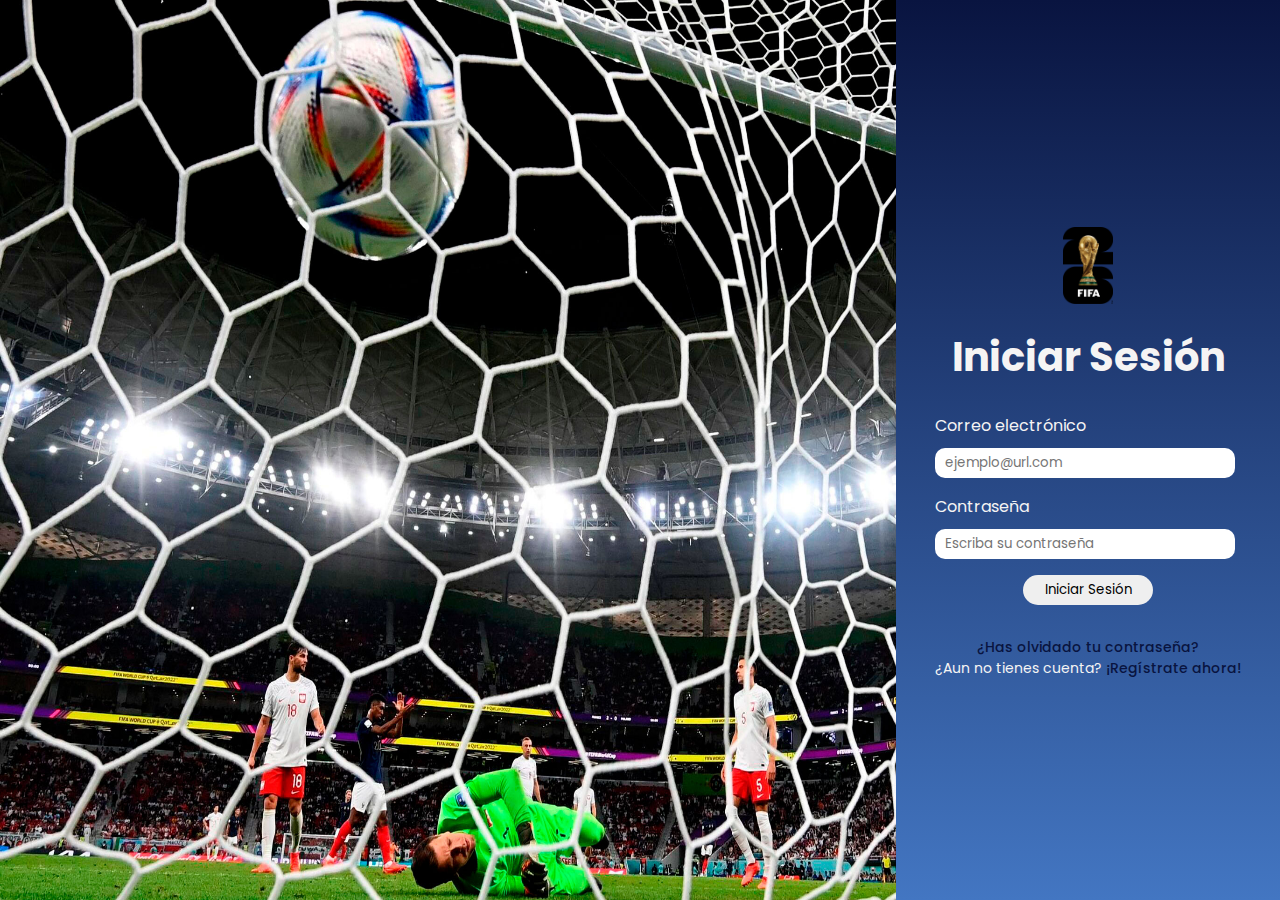
<file: login/login.html>
<!DOCTYPE html>
<html lang="en">
  <head>
    <meta charset="UTF-8" />
    <meta name="viewport" content="width=device-width, initial-scale=1.0" />
    <link rel="icon" href="../img/title_icon.png" />
    <link rel="stylesheet" href="./login.css" />
    <link rel="stylesheet" href="media_login.css" />
    <title>Login - FIFA World Cup 2026</title>
  </head>
  <body>
    <!--------------------------------------------MAIN------------------------------------------>
    <main class="main__login">
      <section id="section__image">
        <img src="../img/goal_net.jpg" alt="goal" />
      </section>
      <section id="section__login">
        <a href="../index.html"
          ><img src="../img/fifa-world-cup-2026-logo.png" alt="logo-world-cup"
        /></a>
        <div class="login__container">
          <h2>Iniciar Sesión</h2>
          <form class="form__login">
            <div class="login__user">
              <label for="user" class="login__user__title"
                >Correo electrónico</label
              >
              <input
                type="email"
                id="user"
                placeholder="ejemplo@url.com"
                required
              />
            </div>
            <div class="login__password">
              <label for="user" class="login__user__title">Contraseña</label>
              <input
                type="password"
                id="password"
                placeholder="Escriba su contraseña"
                required
              />
            </div>
            <div class="login__button">
              <button type="submit" class="button__btn">Iniciar Sesión</button>
              <div class="bottom__registrer">
                <a href="#">¿Has olvidado tu contraseña?</a>
                <p>¿Aun no tienes cuenta? <a href="registrer.html">¡Regístrate ahora!</a></p>
              </div>
            </div>
          </form>
        </div>
      </section>
    </ma>
  </body>
</html>
</file>
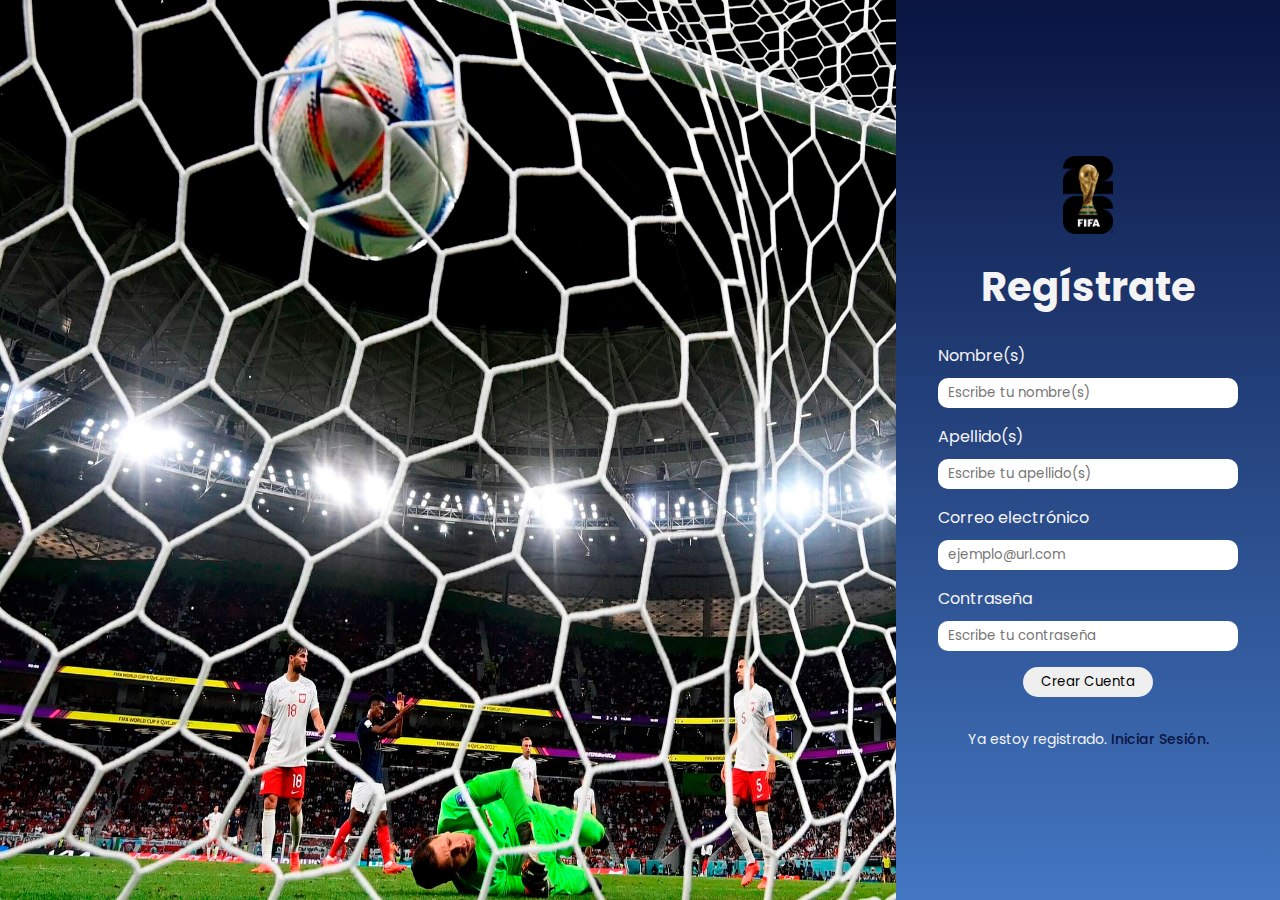
<file: login/registrer.html>
<!DOCTYPE html>
<html lang="en">
  <head>
    <meta charset="UTF-8" />
    <meta name="viewport" content="width=device-width, initial-scale=1.0" />
    <link rel="icon" href="../img/title_icon.png" />
    <link rel="stylesheet" href="./login.css" />
    <link rel="stylesheet" href="media_login.css" />
    <title>Login - FIFA World Cup 2026</title>
  </head>
  <body>
    <!--------------------------------------------MAIN------------------------------------------>
    <main class="main__login">
      <section id="section__image">
        <img src="../img/goal_net.jpg" alt="goal" />
      </section>
      <section id="section__login">
        <a href="../index.html"
          ><img src="../img/fifa-world-cup-2026-logo.png" alt="logo-world-cup"
        /></a>
        <div class="login__container">
          <h2>Regístrate</h2>
          <form class="form__login">
            <div class="login__user">
              <label for="name" class="login__user__title">Nombre(s)</label>
              <input
                type="text"
                id="name"
                placeholder="Escribe tu nombre(s)"
                required
              />
            </div>
            <div class="login__user">
              <label for="surname" class="login__user__title"
                >Apellido(s)</label
              >
              <input
                type="text"
                id="surname"
                placeholder="Escribe tu apellido(s)"
                required
              />
            </div>
            <div class="login__user">
              <label for="user" class="login__user__title"
                >Correo electrónico</label
              >
              <input
                type="email"
                id="user"
                placeholder="ejemplo@url.com"
                required
              />
            </div>
            <div class="login__password">
              <label for="user" class="login__user__title">Contraseña</label>
              <input
                type="password"
                id="password"
                placeholder="Escribe tu contraseña"
                required
              />
            </div>
            <div class="login__button">
              <button type="submit" class="button__btn">Crear Cuenta</button>
              <div class="bottom__registrer">
                <p>
                  Ya estoy registrado. <a href="login.html">Iniciar Sesión.</a>
                </p>
              </div>
            </div>
          </form>
        </div>
      </section>
    </main>
  </body>
</html>
</file>
<file: styles.css>
@import url("https://fonts.googleapis.com/css2?family=Montserrat:wght@300;400;500;600;700;800;900&family=Poppins:wght@300;400;500;600;700;800;900&display=swap");

:root {
  --navbar-gray: rgb(54, 50, 50);
  --fontwhite: #f5f4f4;
  --fifa-dark-purple: #5c1a19;
  --fifa-light-purple: #a52218;
  --fifa-lilac: rgb(144, 123, 219);
  --fifa-blue: rgb(46, 72, 215);
  --fifa-orange: rgb(201, 68, 33);
  --fifa-green: #a1c63f;
  --fifa-violet: rgb(75, 28, 197);
  --fifa-aqua: rgb(123, 215, 195);
  --fifa-dark-green: rgb(27, 69, 60);
  --fifa-logo-dark-blue: rgb(9, 20, 64);
  --fifa-logo-light-blue: #4376c2;
  --fifa-red: #d40102;
}

* {
  margin: 0;
  padding: 0;
  box-sizing: border-box;
  text-decoration: none;
  list-style: none;
  /* border: red solid 1px; */
  font-family: "Poppins", "Montserrat", "sans-serif";
}

body {
  background-color: #ffffff;
  background-image: url("data:image/svg+xml,%3Csvg width='6' height='6' viewBox='0 0 6 6' xmlns='http://www.w3.org/2000/svg'%3E%3Cg fill='%23363232' fill-opacity='0.18' fill-rule='evenodd'%3E%3Cpath d='M5 0h1L0 6V5zM6 5v1H5z'/%3E%3C/g%3E%3C/svg%3E");
}
/* ------------------------------------------------HEADER------------------------------------------------------- */
#header-top {
  display: flex;
  align-items: center;
  justify-content: center;
  width: 100%;
  height: 90px;
  gap: 2rem;
  background: linear-gradient(var(--fifa-dark-purple), var(--fifa-red));
  /* background-size: cover; */
}

.header-top__logo {
  height: 70px;
}

.header-top__info {
  display: flex;
  flex-direction: column;
  align-items: center;
  justify-content: center;
  color: var(--fontwhite);
}

.header-top__info h2 {
  font-size: 20px;
}

.header-top__info p {
  font-size: 10px;
}
/* ------------------------------------------------NAVBAR------------------------------------------------------- */

#menu-icon,
.menu-label {
  display: none;
  align-items: center;
  justify-content: center;
  color: var(--fontwhite);
  font-size: 20px;
}

.navbar {
  display: flex;
  align-items: center;
  justify-content: space-between;
  padding: 0 1rem;
  height: 50px;
  /* background: var(--navbar-gray); */
  background: linear-gradient(var(--fifa-green), var(--fifa-dark-green));
  position: sticky;
  top: 0;
  z-index: 99;
}

.navbar__container {
  display: flex;
  justify-content: end;
  gap: 2rem;
}

.navbar__title {
  display: flex;
  flex-direction: column;
  align-items: center;
  color: var(--fontwhite);
}

.navbar__title h2 {
  font-size: 14px;
}

.navbar__title p {
  font-size: 10px;
}

.navbar__list {
  display: flex;
  align-items: center;
  gap: 1rem;
}

.navbar__list li a,
.navbar__icon li a {
  color: var(--fontwhite);
}

.navbar__icon {
  display: flex;
  align-items: center;
  justify-content: center;
  gap: 1rem;
}

.navbar__icon li a:hover {
  color: var(--fifa-logo-dark-blue);
  transition: ease-in-out 0.3s;
}

.main {
  display: flex;
  flex-direction: column;
  justify-content: center;
}
/* ------------------------------------------------HERO------------------------------------------------------- */
#hero {
  display: flex;
  flex-direction: column;
  align-items: center;
  justify-content: center;
  width: 100%;
  background: linear-gradient(
    var(--fifa-logo-dark-blue),
    var(--fifa-logo-light-blue)
  );
  gap: 2rem;
  height: 100vh;
  padding: 1rem 0;
}

.hero h1 {
  font-size: 2rem;
  color: var(--fontwhite);
}

.hero__container {
  display: flex;
  justify-content: center;
  gap: 2rem;
  max-width: 1200px;
  padding: 1rem;
}

.container__info {
  display: flex;
  flex-direction: column;
  align-items: center;
  justify-content: center;
  width: 75%;
  gap: 3rem;
}

.container__cup-left {
  display: none;
}

.container__info__mobile h1 {
  font-size: 3rem;
  color: var(--fontwhite);
}

.container__info__mobile h1 span {
  font-size: 3.5rem;
  display: block;
}

.container__info p {
  font-size: 20px;
  font-weight: 600;
}

.container__pic {
  display: flex;
  align-items: center;
  justify-content: center;
  width: 25%;
}

.container__cup-right {
  height: 400px;
}

.hero__sponsors {
  display: flex;
  align-items: center;
  justify-content: center;
  gap: 4rem;
}

.sponsors__logo {
  height: 40px;
}

.sponsors__logo:hover {
  filter: invert(100%);
  transition: ease-in-out 0.3s;
}
/* ------------------------------------------------ABOUT-US------------------------------------------------------- */
#about-us {
  display: flex;
  flex-direction: column;
  align-items: center;
  justify-content: center;
  padding: 4rem;
  gap: 5rem;
  height: 100vh;
}

.about-us__container {
  display: flex;
  align-items: center;
  justify-content: center;
  gap: 2rem;
  max-width: 1200px;
  padding: 1rem;
}

.about-us__container__pride {
  display: flex;
  flex-direction: column;
  align-items: center;
  justify-content: center;
  height: 250px;
  width: 50%;
}

.pride__logo {
  height: 90%;
  border-radius: 1rem;
}

.about-us__container__info {
  display: flex;
  flex-direction: column;
  gap: 1rem;
  width: 50%;
}

.about-us__container__info p {
  text-align: justify;
}

.about-us__container__info p span {
  font-weight: 700;
}
/* ------------------------------------------------POOL------------------------------------------------------- */
#pool {
  display: flex;
  flex-direction: column;
  gap: 3rem;
  align-items: center;
  justify-content: center;
  background-color: #000000;
  padding: 4rem 0;
}

#pool h2 {
  color: var(--fontwhite);
  font-size: 2rem;
}

.pool__container {
  display: flex;
  align-items: center;
  justify-content: center;
  gap: 2rem;
  flex-wrap: wrap;
  max-width: 1200px;
  padding: 1rem;
}

.pool__container__card {
  display: flex;
  flex-direction: column;
  flex-wrap: wrap;
  border-radius: 0 1rem 0 1rem;
  width: 270px;
  background-color: var(--fifa-blue);
}

.pool__container__title {
  display: flex;
  align-items: center;
  justify-content: space-between;
  padding: 0 0.5rem;
  color: var(--fontwhite);
}

.pool__container__title a {
  color: var(--fontwhite);
  font-size: 10px;
}

.pool__container__title a:visited {
  color: var(--fontwhite);
}

.pool__container__data {
  display: flex;
  align-items: center;
  justify-content: space-between;
  width: 100%;
  gap: 1rem;
  font-size: 1rem;
  background-color: #ffffff;
  background-image: url("data:image/svg+xml,%3Csvg width='6' height='6' viewBox='0 0 6 6' xmlns='http://www.w3.org/2000/svg'%3E%3Cg fill='%23363232' fill-opacity='0.18' fill-rule='evenodd'%3E%3Cpath d='M5 0h1L0 6V5zM6 5v1H5z'/%3E%3C/g%3E%3C/svg%3E");
  padding: 0.5rem;
  border-radius: 0 0 0 1rem;
}

.data__teams {
  padding: 1rem;
  width: 70%;
}

.data__team ul li {
  display: flex;
  align-items: center;
  justify-content: start;
  gap: 0.5rem;
}

.data__stats {
  display: flex;
  align-items: center;
  justify-content: center;
  gap: 0.5rem;
  width: 30%;
}

.data__stats ul li {
  display: flex;
  align-items: center;
  justify-content: center;
}

.stats--top {
  font-weight: 700;
}

.pool-flag {
  width: 25px;
  border-radius: 5px;
}
/* ------------------------------------------------HOST------------------------------------------------------- */
#host {
  display: flex;
  flex-direction: column;
  align-items: center;
  justify-content: center;
  padding: 4rem 0;
  gap: 3rem;
  /* background: #571e1e; */
}

#host h2 {
  color: var(--navbar-gray);
  font-size: 2rem;
}

.host__container {
  display: flex;
  flex-wrap: wrap;
  justify-content: center;
  gap: 2.5rem;
  width: 100%;
  max-width: 1200px;
  padding: 1rem;
}

.host__container__card {
  display: flex;
  flex-direction: column;
  align-items: center;
  position: relative;
  background-color: transparent;
  width: 360px;
  max-width: 4 00px;
  border-radius: 1rem 1rem 0 0;
}

.host__card__name {
  display: flex;
  align-items: center;
  justify-content: center;
  background-color: #000000;
  background-image: url("data:image/svg+xml,%3Csvg width='6' height='6' viewBox='0 0 6 6' xmlns='http://www.w3.org/2000/svg'%3E%3Cg fill='%234a4747' fill-opacity='0.79' fill-rule='evenodd'%3E%3Cpath d='M5 0h1L0 6V5zM6 5v1H5z'/%3E%3C/g%3E%3C/svg%3E");
  width: 100%;
  border-radius: 10px 10px 0 0;
  height: 250px;
  cursor: pointer;
  /* background-color: #a1c63f; */
}

.host__card__name h3 {
  font-size: 9rem;
  cursor: pointer;
}

.host__card__name:hover {
  filter: blur(2px);
  transition: linear 0.3s;
}

.mex-flag {
  color: transparent;
  background-image: url(./img/cities/mexico-fg-word.jpg);
  background-size: 100%;
  background-clip: text;
  -webkit-background-clip: text;
}

.usa-flag {
  color: transparent;
  background-image: url(./img/cities/usa-fg-word.jpg);
  background-size: 100%;
  background-clip: text;
  -webkit-background-clip: text;
}
.can-flag {
  color: transparent;
  background-image: url(./img/cities/canada-fg-word.jpg);
  background-size: 100%;
  background-clip: text;
  -webkit-background-clip: text;
}

.host__card__info {
  display: none;
  flex-direction: column;
  position: relative;
  align-items: center;
  justify-content: center;
  width: 100%;
  background-color: #ffffff;
  background-image: url("data:image/svg+xml,%3Csvg width='6' height='6' viewBox='0 0 6 6' xmlns='http://www.w3.org/2000/svg'%3E%3Cg fill='%23363232' fill-opacity='0.18' fill-rule='evenodd'%3E%3Cpath d='M5 0h1L0 6V5zM6 5v1H5z'/%3E%3C/g%3E%3C/svg%3E");
  padding: 1.5rem 2rem;
  gap: 1rem;
  font-size: 13px;
  box-shadow: 9px 9px 9px -4px rgba(0, 0, 0, 0.55);
  -webkit-box-shadow: 9px 9px 9px -4px rgba(62, 56, 56, 0.55);
  -moz-box-shadow: 9px 9px 9px -4px rgba(0, 0, 0, 0.55);
  /* background-color: aqua; */
}

.host__card__info li:last-child {
  border-bottom: none;
}

.info__items {
  display: flex;
  justify-content: space-between;
  /* background-color: #a52218; */
  width: 100%;
  border-bottom: 1px solid rgba(128, 128, 128, 0.542);
  padding-bottom: 5px;
}

.info__items h4 {
  max-width: 90px;
}

.info__items__list {
  display: flex;
  flex-direction: column;
  width: 50%;
  gap: 0.5rem;
}

#card__check__mex {
  display: none;
}
#card__check__usa {
  display: none;
}
#card__check__can {
  display: none;
}

#card__check__mex:checked + .host__card__info {
  display: flex;
}
#card__check__usa:checked + .host__card__info {
  display: flex;
}
#card__check__can:checked + .host__card__info {
  display: flex;
}
/* ------------------------------------------------CONTACT-US------------------------------------------------------- */

#contact-us {
  display: flex;
  flex-direction: column;
  align-items: center;
  justify-content: center;
  padding: 4rem 0;
  gap: 1rem;
  background: var(--fifa-logo-light-blue);
}

#contact-us h2 {
  color: var(--fontwhite);
  font-size: 2rem;
}

.contact-us__container {
  display: flex;
  flex-direction: column;
  justify-content: center;
  align-items: center;
  width: 100%;
  max-width: 1200px;
  padding: 1rem;
  gap: 1rem;
}

.contact-us__container img {
  width: 100px;
}

.container__location {
  display: flex;
  justify-content: center;
  align-items: start;
  padding: 1rem 2rem;
  width: 100%;
  gap: 2rem;
}

.location__main {
  display: flex;
  flex-direction: column;
  align-items: center;
  justify-content: center;
  width: 50%;
  font-size: 20px;
  padding: 1rem 2rem;
  gap: 2rem;
}

.main__title,
.contact__title {
  display: flex;
  flex-direction: column;
  align-items: center;
  justify-content: center;
  gap: 0.5px;
  font-size: 20px;
}

.contact__title h3,
.main__title h3,
.main__title p {
  color: var(--fontwhite);
}

.main__title p {
  font-size: 14px;
}

.location__contact {
  display: flex;
  flex-direction: column;
  width: 50%;
  padding: 1rem 2rem;
  gap: 2rem;
}

.contact__form {
  display: flex;
  flex-direction: column;
  align-items: start;
  justify-content: center;
  width: 100%;
  font-size: 12px;
  gap: 12px;
}

.form__name,
.form__gender,
.form__email,
.form__region,
.form__comment {
  display: flex;
  flex-direction: column;
  width: 100%;
  gap: 5px;
}

#name,
#gender,
#email,
#region,
#comment {
  border-radius: 10px;
  width: 100%;
  height: 30px;
  border: 0px;
  padding: 5px 5px 5px 10px;
  outline: none;
}

#comment {
  height: 100px;
}

.form__button {
  display: flex;
  justify-content: center;
  gap: 4rem;
  width: 100%;
}

.form__btn {
  border-radius: 1rem;
  border: 0px;
  padding: 5px;
  width: 130px;
  cursor: pointer;
}

.form__btn:hover {
  background-color: var(--fifa-logo-dark-blue);
  color: var(--fontwhite);
  transition: ease-in-out 0.3s;
}

/* ------------------------------------------------FOOTER------------------------------------------------------- */
#footer {
  display: flex;
  flex-direction: column;
  align-items: center;
  justify-content: center;
  width: 100%;
  height: 300px;
  background-color: var(--fifa-logo-dark-blue);
  padding: 1rem 2rem;
}

.footer__date {
  display: flex;
}

.footer__date img {
  width: 150px;
  position: relative;
  bottom: 80px;
}

.footer__links {
  display: flex;
  width: 100%;
  height: 75%;
  align-items: center;
  justify-content: center;
}

.links__nets {
  display: flex;
  align-items: center;
  justify-content: center;
  width: 35%;
  gap: 2rem;
  font-size: 25px;
  color: var(--fontwhite);
}

.links__fifa {
  display: flex;
  align-items: center;
  justify-content: center;
  gap: 4rem;
  position: relative;
  top: -30px;
}

.links__fifa a {
  position: relative;
  display: inline-block;
}

.links__fifa a img {
  width: 50px;
}

.links__asian__white,
.links__africa__white,
.links__uefa__white,
.links__conmebol__white,
.links__concacaf__white,
.links__oceania__white {
  position: absolute;
  top: 0;
  left: 0;
  opacity: 1;
  transition: 0.5s linear;
}

img.links__asian__color,
img.links__africa__color,
img.links__euro__color,
img.links__conmebol__color,
img.links__concacaf__color,
img.links__oceania__color {
  opacity: 0;
}

.links__fifa a:hover img.links__asian__white,
.links__fifa a:hover img.links__africa__white,
.links__fifa a:hover img.links__uefa__white,
.links__fifa a:hover img.links__conmebol__white,
.links__fifa a:hover img.links__concacaf__white,
.links__fifa a:hover img.links__oceania__white {
  opacity: 0;
}

.links__fifa a:hover img.links__asian__color,
.links__fifa a:hover img.links__africa__color,
.links__fifa a:hover img.links__euro__color,
.links__fifa a:hover img.links__conmebol__color,
.links__fifa a:hover img.links__concacaf__color,
.links__fifa a:hover img.links__oceania__color {
  opacity: 1;
}

.footer__copyright {
  display: flex;
  width: 100%;
  justify-content: center;
  gap: 2rem;
}

.footer__copyright p {
  font-size: 11px;
  color: var(--fontwhite);
}

.links__nets a {
  color: var(--fontwhite);
}

.links__nets a:hover {
  color: var(--fifa-blue);
  transition: ease-in-out 0.3s;
}
</file>
<file: media.css>
/* =============================== 992 PX ============================= */
@media (max-width: 992px) {
  .menu-label {
    display: flex;
  }

  .navbar__list {
    display: none;
    position: absolute;
    flex-direction: column;
    top: 50px;
    right: 0%;
    width: 60%;
    height: 100vh;
    gap: 2.5rem;
    background: linear-gradient(var(--fifa-dark-green), var(--fifa-green));
    padding: 2rem;
  }

  #menu-icon:checked + .navbar__list {
    display: flex;
  }

  .navbar__list li {
    font-size: 22px;
  }

  .hero__container {
    max-width: 992px;
  }

  #hero {
    height: auto;
  }

  .container__info h1,
  .container__info h1 span {
    font-size: 2.5rem;
  }

  .container__info p {
    font-size: 1rem;
  }

  .container__pic img {
    height: 370px;
  }

  #about-us {
    height: auto;
  }

  .about-us__container {
    flex-direction: column;
    max-width: 992px;
  }

  .about-us__container__pride {
    width: 100%;
  }

  .about-us__container__info {
    width: 100%;
  }

  .pool__container {
    max-width: 992px;
  }

  .host__container {
    max-width: 992px;
  }

  .contact-us__container {
    max-width: 992px;
  }

  .container__location {
    padding: 1rem 0.5rem;
    gap: 1rem;
  }

  .location__main {
    padding: 1rem 1rem;
  }

  .main__map iframe {
    width: 300px;
  }

  #comment {
    width: 100%;
  }

  .form__button {
    width: 100%;
  }
}
/* =============================== 768 PX ============================= */
@media (max-width: 768px) {
  .hero__container,
  .about-us__container,
  .pool__container,
  .host__container,
  .contact-us__container {
    max-width: 768px;
  }

  .hero__container {
    gap: 0.5rem;
  }

  .container__info h1,
  .container__info h1 span {
    font-size: 1.9rem;
  }

  .container__info {
    height: auto;
    gap: 1rem;
  }

  .container__pic img {
    height: 320px;
  }

  .hero__sponsors {
    gap: 1rem;
  }

  .container__location {
    flex-direction: column-reverse;
  }

  .location__main,
  .location__contact {
    width: 100%;
  }

  .contact__form {
    align-items: center;
    justify-content: center;
  }

  .links__fifa {
    gap: 2em;
  }
  .links__nets a {
    font-size: 1.5rem;
  }
}
/* =============================== 576 PX ============================= */
@media (max-width: 576px) {
  .hero__container,
  .about-us__container,
  .pool__container,
  .host__container,
  .contact-us__container {
    max-width: 576px;
  }

  .navbar__list li {
    font-size: 12px;
  }

  .container__pic {
    display: none;
  }

  .container__info {
    width: 100%;
  }

  .container__info p {
    font-size: 14px;
  }

  .container__info__mobile {
    display: flex;
    gap: 2rem;
    padding: 0 2rem;
    justify-content: center;
    align-items: center;
  }

  .container__info__mobile {
    width: 290px;
  }

  .container__info__mobile h1 {
    font-size: 20px;
  }

  .container__info__mobile h1 span {
    display: block;
    font-size: 20px;
  }

  .container__cup-left {
    display: flex;
    height: 150px;
  }

  .hero__sponsors {
    gap: 5px;
  }

  .sponsors__logo {
    height: 25px;
  }

  #about-us {
    padding: 0;
  }

  .pride__logo {
    height: 65%;
  }

  #pool {
    padding: 1rem;
    gap: 1rem;
  }

  .data__team ul li {
    font-size: 13px;
  }

  .data__stats {
    font-size: 13px;
  }

  #host {
    padding: 1rem;
    gap: 1rem;
  }

  .host__card__name {
    width: 90%;
  }

  .host__card__name h3 {
    font-size: 6rem;
  }

  .host__card__info {
    width: 90%;
  }

  .info__items h4 {
    font-size: 12px;
    max-width: 70px;
    width: 50%;
  }

  .info__items__list {
    font-size: 11px;
  }

  #contact-us {
    padding: 1rem;
    gap: 1rem;
  }

  .location__contact {
    padding: 1rem;
  }

  .main__map iframe {
    width: 220px;
  }

  #footer {
    padding: 1rem;
    gap: 10px;
  }

  .footer__date img {
    bottom: 70px;
  }

  .footer__copyright {
    font-size: 12px;
    flex-direction: column;
    align-items: center;
    gap: 3px;
  }

  .links__fifa {
    gap: 1rem;
  }

  .links__fifa a img {
    width: 25px;
  }
}

/* =============================== 325 PX ============================= */
@media (max-width: 325px) {
  .hero__container,
  .about-us__container,
  .pool__container,
  .host__container,
  .contact-us__container {
    max-width: 325px;
  }

  .navbar__list li {
    font-size: 12px;
  }
  .pride__logo {
    width: 270px;
  }

  .host__card__name h3 {
    font-size: 5rem;
  }
}
</file>
<file: login/login.css>
@import url("https://fonts.googleapis.com/css2?family=Montserrat:wght@300;400;500;600;700;800;900&family=Poppins:wght@300;400;500;600;700;800;900&display=swap");

:root {
  --navbar-gray: rgb(54, 50, 50);
  --fontwhite: #f5f4f4;
  --fifa-dark-purple: #5c1a19;
  --fifa-light-purple: #a52218;
  --fifa-lilac: rgb(144, 123, 219);
  --fifa-blue: rgb(46, 72, 215);
  --fifa-orange: rgb(201, 68, 33);
  --fifa-green: #a1c63f;
  --fifa-violet: rgb(75, 28, 197);
  --fifa-aqua: rgb(123, 215, 195);
  --fifa-dark-green: rgb(27, 69, 60);
  --fifa-logo-dark-blue: rgb(9, 20, 64);
  --fifa-logo-light-blue: #4376c2;
  --fifa-red: #d40102;
}

* {
  margin: 0;
  padding: 0;
  box-sizing: border-box;
  text-decoration: none;
  list-style: none;
  /* border: red solid 1px; */
  font-family: "Poppins", "Montserrat", "sans-serif";
}

body {
  background: linear-gradient(
    var(--fifa-logo-dark-blue),
    var(--fifa-logo-light-blue)
  );
  width: 100%;
  height: 100%;
  background-repeat: no-repeat;
  background-size: cover;
  background-attachment: fixed;
}

.main__login {
  display: flex;
  align-items: center;
  justify-content: center;
  height: 100vh;
  overflow: hidden;
}

#section__image {
  display: flex;
  align-items: center;
  width: 70%;
  overflow: hidden;
  height: 100%;
}

#section__image img {
  width: 100%;
  height: 100%;
}

#section__login {
  display: flex;
  flex-direction: column;
  align-items: center;
  justify-content: center;
  width: 30%;
  gap: 1rem;
  padding: 1.5rem 0.5rem 0.5rem 0.5rem;
  /* background-color: #5c1a19; */
}

#section__login img {
  width: 50px;
}

#section__login img:hover {
  width: 50px;
  filter: contrast(180%);
  transition: ease-in-out 0.3s;
}

.login__container h2 {
  font-size: 2.5rem;
  color: var(--fontwhite);
}

.login__container {
  display: flex;
  flex-direction: column;
  align-items: center;
  justify-content: center;
  width: 100%;
  gap: 1rem;
  /* background-color: #d40101ae; */
}

.login__user,
.login__password {
  display: flex;
  flex-direction: column;
  gap: 10px;
  /* background-color: aqua; */
}

.form__login {
  display: flex;
  flex-direction: column;
  gap: 1rem;
  padding: 10px;
  /* background-color: crimson; */
}

#user,
#password,
#name,
#surname {
  border-radius: 10px;
  width: 300px;
  height: 30px;
  border: 0px;
  padding: 10px;
  outline: none;
}

.login__user__title {
  color: var(--fontwhite);
}

.login__button {
  display: flex;
  flex-direction: column;
  align-items: center;
  justify-content: space-around;
  gap: 2rem;
  /* background-color: green; */
}

.button__btn {
  border-radius: 1rem;
  border: 0px;
  padding: 5px;
  width: 130px;
  cursor: pointer;
}

.button__btn:hover {
  background-color: var(--fifa-logo-dark-blue);
  color: var(--fontwhite);
  transition: ease-in-out 0.3s;
}

.bottom__registrer p {
  color: var(--fontwhite);
  font-size: 14px;
}

.bottom__registrer a,
.bottom__registrer p a {
  color: var(--fifa-logo-dark-blue);
  font-size: 14px;
  font-weight: 500;
}

.bottom__registrer a:hover,
.bottom__registrer p a:hover {
  color: var(--fifa-logo-dark-blue);
  font-size: 14px;
}

.bottom__registrer {
  display: flex;
  flex-direction: column;
  align-items: center;
  justify-content: center;
}
</file>
<file: login/media_login.css>
/* =============================== 992 PX ============================= */
@media (max-width: 992px) {
  body {
    height: 100vh;
  }

  #section__image {
    display: none;
  }

  #section__login {
    max-width: 992px;
    width: 100%;
    padding: 2rem 0.5rem 0.5rem 0.5rem;
  }
}

/* =============================== 768 PX ============================= */
@media (max-width: 768px) {
  #section__login {
    max-width: 768px;
  }

  #user,
  #password {
    width: 100%;
  }
}

/* =============================== 576 PX ============================= */
@media (max-width: 576px) {
  #section__login {
    max-width: 576px;
  }

  .bottom__registrer p {
    font-size: 12px;
  }
}

/* =============================== 325 PX ============================= */
@media (max-width: 325px) {
  #section__login {
    max-width: 325px;
  }
}
</file>
